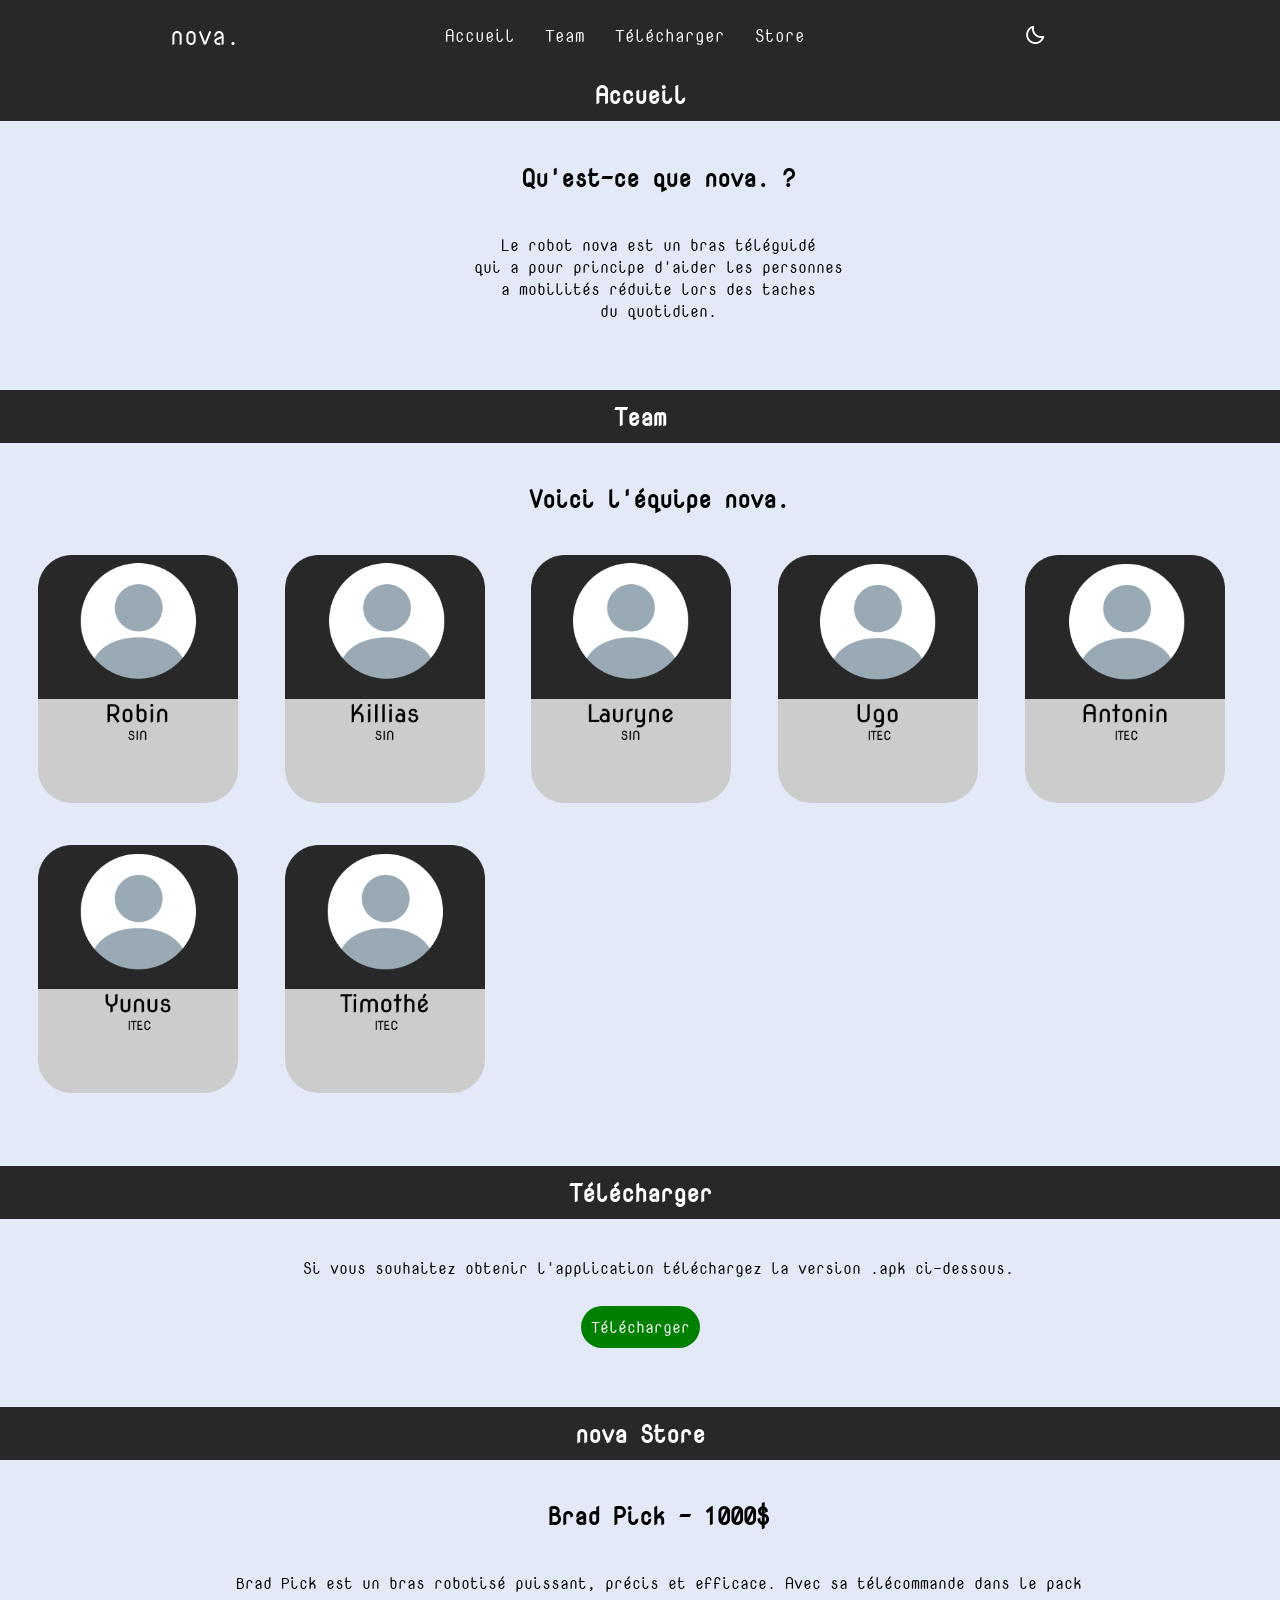
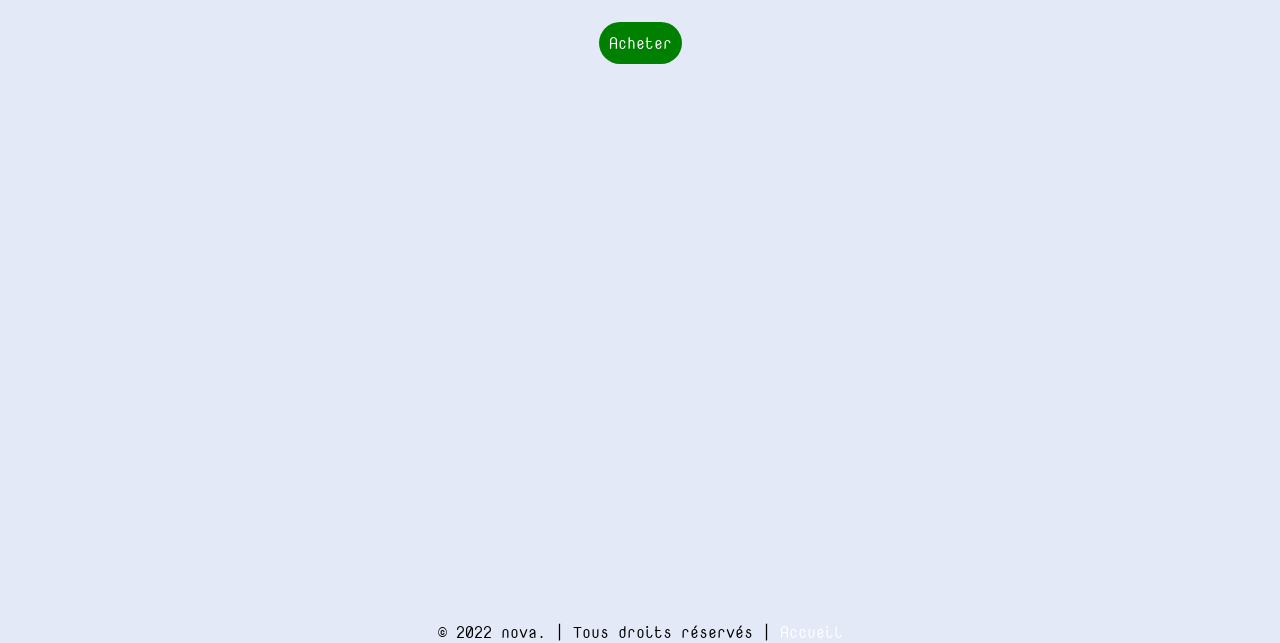
<file: index.html>
<!DOCTYPE html>
<html lang="en">
<head>
    <meta charset="UTF-8">
    <meta http-equiv="X-UA-Compatible" content="IE=edge">
    <meta name="viewport" content="width=device-width, initial-scale=1.0">

    <!-- ===== CSS ===== -->
    <link rel="stylesheet" href="./CSS/style.css">
        
    <!-- ===== Boxicons CSS ===== -->
    <link href='https://unpkg.com/boxicons@2.1.1/css/boxicons.min.css' rel='stylesheet'>

    
</head>
<body>
    <nav>
        <div class="nav-bar">
            <i class='bx bx-menu sidebarOpen' ></i>
            <span class="logo navLogo"><a href="#">nova.</a></span>

            <div class="menu">
                <div class="logo-toggle">
                    <span class="logo"><a href="#">nova.</a></span>
                    <i class='bx bx-x siderbarClose'></i>
                </div>

                <ul class="nav-links">
                    <li><a href="#">Accueil</a></li>
                    <li><a href="#propos">Team</a></li>
                    <li><a href="#download">Télécharger</a></li>
                    <li><a href="#store">Store</a></li>
                </ul>
            </div>

            <div class="darkLight-searchBox">
                <div class="dark-light">
                    <i class='bx bx-moon moon'></i>
                    <i class='bx bx-sun sun'></i>
                </div>
                <div class="searchBox">
                    <div class="searchToggle">
                    </div>

                 </div>
            </div>
        </div>
    </nav>

    <section id="accueil">
        <h1 class="section-head">Accueil</h1>
        <h2 class="paragraph-head">Qu'est-ce que nova. ?</h2>
        <p class="paragraph">
            Le robot nova est un bras téléguidé <br> qui a pour principe d'aider les personnes <br> a mobilités réduite lors des taches <br> du quotidien.
        </p>

        
    </section>
    <section id="propos">
        <h1 class="section-head">Team</h1>
        <h2 class="paragraph-head">Voici l'équipe nova.</h2>

        <img src="./CSS/IMG/robin.png" class="case-team">
        <img src="./CSS/IMG/killias.png" class="case-team">
        <img src="./CSS/IMG/lauryne.png" class="case-team">
        <img src="./CSS/IMG/ugo.png" class="case-team">
        <img src="./CSS/IMG/antonin.png" class="case-team">
        <img src="./CSS/IMG/yunus.png" class="case-team">
        <img src="./CSS/IMG/timothé.png" class="case-team">

    </section>
    
    <section id="download">
        <h1 class="section-head">Télécharger</h1>
        <p class="paragraph">
            Si vous souhaitez obtenir l'application téléchargez la version .apk ci-dessous.
        </p>
        <p class="download-assets"><a href="APP/app.txt" download="NovaApp" class="download-button">Télécharger</a></p>
    </section>

    <section id="store">
        <h1 class="section-head">nova Store</h1>
        <h2 class="paragraph-head">Brad Pick - 1000$</h2>
        <p class="paragraph">
           Brad Pick est un bras robotisé puissant, précis et efficace. Avec sa télécommande dans le pack
        </p>
        <p class="download-assets"><a href="" class="download-button">Acheter</a></p>

    </section>

    <footer>
        © 2022 nova. | Tous droits réservés | <a href="#" class="footer-button">Accueil</a>
    </footer>

<script>

const body = document.querySelector("body"),
      nav = document.querySelector("nav"),
      modeToggle = document.querySelector(".dark-light"),
      searchToggle = document.querySelector(".searchToggle"),
      sidebarOpen = document.querySelector(".sidebarOpen"),
      siderbarClose = document.querySelector(".siderbarClose");

      let getMode = localStorage.getItem("mode");
          if(getMode && getMode === "dark-mode"){
            body.classList.add("dark");
          }


      modeToggle.addEventListener("click" , () =>{
        modeToggle.classList.toggle("active");
        body.classList.toggle("dark");

        
        if(!body.classList.contains("dark")){
            localStorage.setItem("mode" , "light-mode");
        }else{
            localStorage.setItem("mode" , "dark-mode");
        }
      });


    searchToggle.addEventListener("click" , () =>{
        searchToggle.classList.toggle("active");
      });
 
      

sidebarOpen.addEventListener("click" , () =>{
    nav.classList.add("active");
});

body.addEventListener("click" , e =>{
    let clickedElm = e.target;

    if(!clickedElm.classList.contains("sidebarOpen") && !clickedElm.classList.contains("menu")){
        nav.classList.remove("active");
    }
});

</script>

</body>
</html>
</file>
<file: CSS/style.css>
/* ===== Google Font Import - Poppins ===== */
@import url('https://fonts.googleapis.com/css2?family=Nova+Mono&display=swap');

*{
    margin: 0;
    padding: 0;
    box-sizing: border-box;
    font-family: 'Nova Mono', monospace;
    transition: all 0.4s ease;;
}


/* ===== Colours ===== */
:root{
    --body-color: #E4E9F7;
    --nav-color: #282828;
    --side-nav: #282828;
    --text-color: #FFF;
    --paragraph-color : #000;
    --search-bar: #F2F2F2;
    --search-text: #010718;
}

body{
    height: 100vh;
    background-color: var(--body-color);
}

body.dark{
    --body-color: #18191A;
    --nav-color: #242526;
    --side-nav: #242526;
    --text-color: #CCC;
    --paragraph-color : #CCC;
    --search-bar: #242526;
}

nav{
    position: fixed;
    top: 0;
    left: 0;
    height: 70px;
    width: 100%;
    background-color: var(--nav-color);
    z-index: 100;
}

body.dark nav{
    border: 1px solid #393838;

}

nav .nav-bar{
    position: relative;
    height: 100%;
    max-width: 1000px;
    width: 100%;
    background-color: var(--nav-color);
    margin: 0 auto;
    padding: 0 30px;
    display: flex;
    align-items: center;
    justify-content: space-between;
}

nav .nav-bar .sidebarOpen{
    color: var(--text-color);
    font-size: 25px;
    padding: 5px;
    cursor: pointer;
    display: none;
}

nav .nav-bar .logo a{
    font-size: 25px;
    font-weight: 500;
    color: var(--text-color);
    text-decoration: none;
}

.menu .logo-toggle{
    display: none;
}

.nav-bar .nav-links{
    display: flex;
    align-items: center;
}

.nav-bar .nav-links li{
    margin: 0 5px;
    list-style: none;
}

.nav-links li a{
    position: relative;
    font-size: 17px;
    font-weight: 400;
    color: var(--text-color);
    text-decoration: none;
    padding: 10px;
}

.nav-links li a::before{
    content: '';
    position: absolute;
    left: 50%;
    bottom: 0;
    transform: translateX(-50%);
    height: 6px;
    width: 6px;
    border-radius: 50%;
    background-color: var(--text-color);
    opacity: 0;
    transition: all 0.3s ease;
}

.nav-links li:hover a::before{
    opacity: 1;
}

.nav-bar .darkLight-searchBox{
    display: flex;
    align-items: center;
}

.darkLight-searchBox .dark-light,
.darkLight-searchBox .searchToggle{
    height: 40px;
    width: 40px;
    display: flex;
    align-items: center;
    justify-content: center;
    margin: 0 5px;
}

.dark-light i,
.searchToggle i{
    position: absolute;
    color: var(--text-color);
    font-size: 22px;
    cursor: pointer;
    transition: all 0.3s ease;
}

.dark-light i.sun{
    opacity: 0;
    pointer-events: none;
}

.dark-light.active i.sun{
    opacity: 1;
    pointer-events: auto;
}

.dark-light.active i.moon{
    opacity: 0;
    pointer-events: none;
}

.searchToggle i.cancel{
    opacity: 0;
    pointer-events: none;
}

.searchToggle.active i.cancel{
    opacity: 1;
    pointer-events: auto;
}

.searchToggle.active i.search{
    opacity: 0;
    pointer-events: none;
}

.searchBox{
    position: relative;
}

.searchBox .search-field{
    position: absolute;
    bottom: -85px;
    right: 5px;
    height: 50px;
    width: 300px;
    display: flex;
    align-items: center;
    background-color: var(--nav-color);
    padding: 3px;
    border-radius: 6px;
    box-shadow: 0 5px 5px rgba(0, 0, 0, 0.1);
    opacity: 0;
    pointer-events: none;
    transition: all 0.3s ease;
}

.searchToggle.active ~ .search-field{
    bottom: -74px;
    opacity: 1;
    pointer-events: auto;
}

.search-field::before{
    content: '';
    position: absolute;
    right: 14px;
    top: -4px;
    height: 12px;
    width: 12px;
    background-color: var(--nav-color);
    transform: rotate(-45deg);
    z-index: -1;
}

.search-field input{
    height: 100%;
    width: 100%;
    padding: 0 45px 0 15px;
    outline: none;
    border: none;
    border-radius: 4px;
    font-size: 14px;
    font-weight: 400;
    color: var(--search-text);
    background-color: var(--search-bar);
}

body.dark .search-field input{
    color: var(--text-color);
}

.search-field i{
    position: absolute;
    color: var(--nav-color);
    right: 15px;
    font-size: 22px;
    cursor: pointer;
}

body.dark .search-field i{
    color: var(--text-color);
}

@media (max-width: 790px) {
    nav .nav-bar .sidebarOpen{
        display: block;
    }

    .menu{
        position: fixed;
        height: 100%;
        width: 320px;
        left: -100%;
        top: 0;
        padding: 20px;
        background-color: var(--side-nav);
        z-index: 100;
        transition: all 0.4s ease;
    }

    nav.active .menu{
        left: -0%;
    }

    nav.active .nav-bar .navLogo a{
        opacity: 0;
        transition: all 0.3s ease;
    }

    .menu .logo-toggle{
        display: block;
        width: 100%;
        display: flex;
        align-items: center;
        justify-content: space-between;
    }

    .logo-toggle .siderbarClose{
        color: var(--text-color);
        font-size: 24px;
        cursor: pointer;
    }

    .nav-bar .nav-links{
        flex-direction: column;
        padding-top: 30px;
    }

    .nav-links li a{
        display: block;
        margin-top: 20px;
    }
}

.section-head{
    margin-top: 1.8cm;
    background-color: var(--nav-color);
    color: var(--text-color);
    padding: 10px 5px;
    text-align: center;
}
.paragraph{
    margin-top: 1cm;
    margin-left: 1cm;
    color: var(--paragraph-color);
    text-align: center;
}
.paragraph-head{
    margin-left: 1cm;
    margin-top: 1cm;
    padding: 2px;
    color: var(--paragraph-color);
    text-align: center;
}

.case-team{
    width: 200px;
    margin-left: 1cm;
    margin-top: 1cm;
    transition: 0.5s;
}
.case-team:hover{
    transition: 0.5s;
    transform: scale(1.03);
}

.download-button{
    text-align: center;
    margin-top: 1cm;
    color: var(--text-color);
    background: green;
    padding: 10px 10px;
    border-radius: 60px;
    text-decoration: none;
    transition: 0.4s;
}
.download-assets:hover{
    transform: scale(1.03);
}

.download-assets{
    text-align: center;
    margin-top: 1cm;
}



footer{
    margin-top: 15cm;
    margin-bottom: 1cm;
    text-align: center;
    color: var(--paragraph-color);
}
.footer-button{
    text-decoration: none;
    color : var(--text-color);
}
.footer-button:hover{
    text-decoration: underline;
}
</file>
